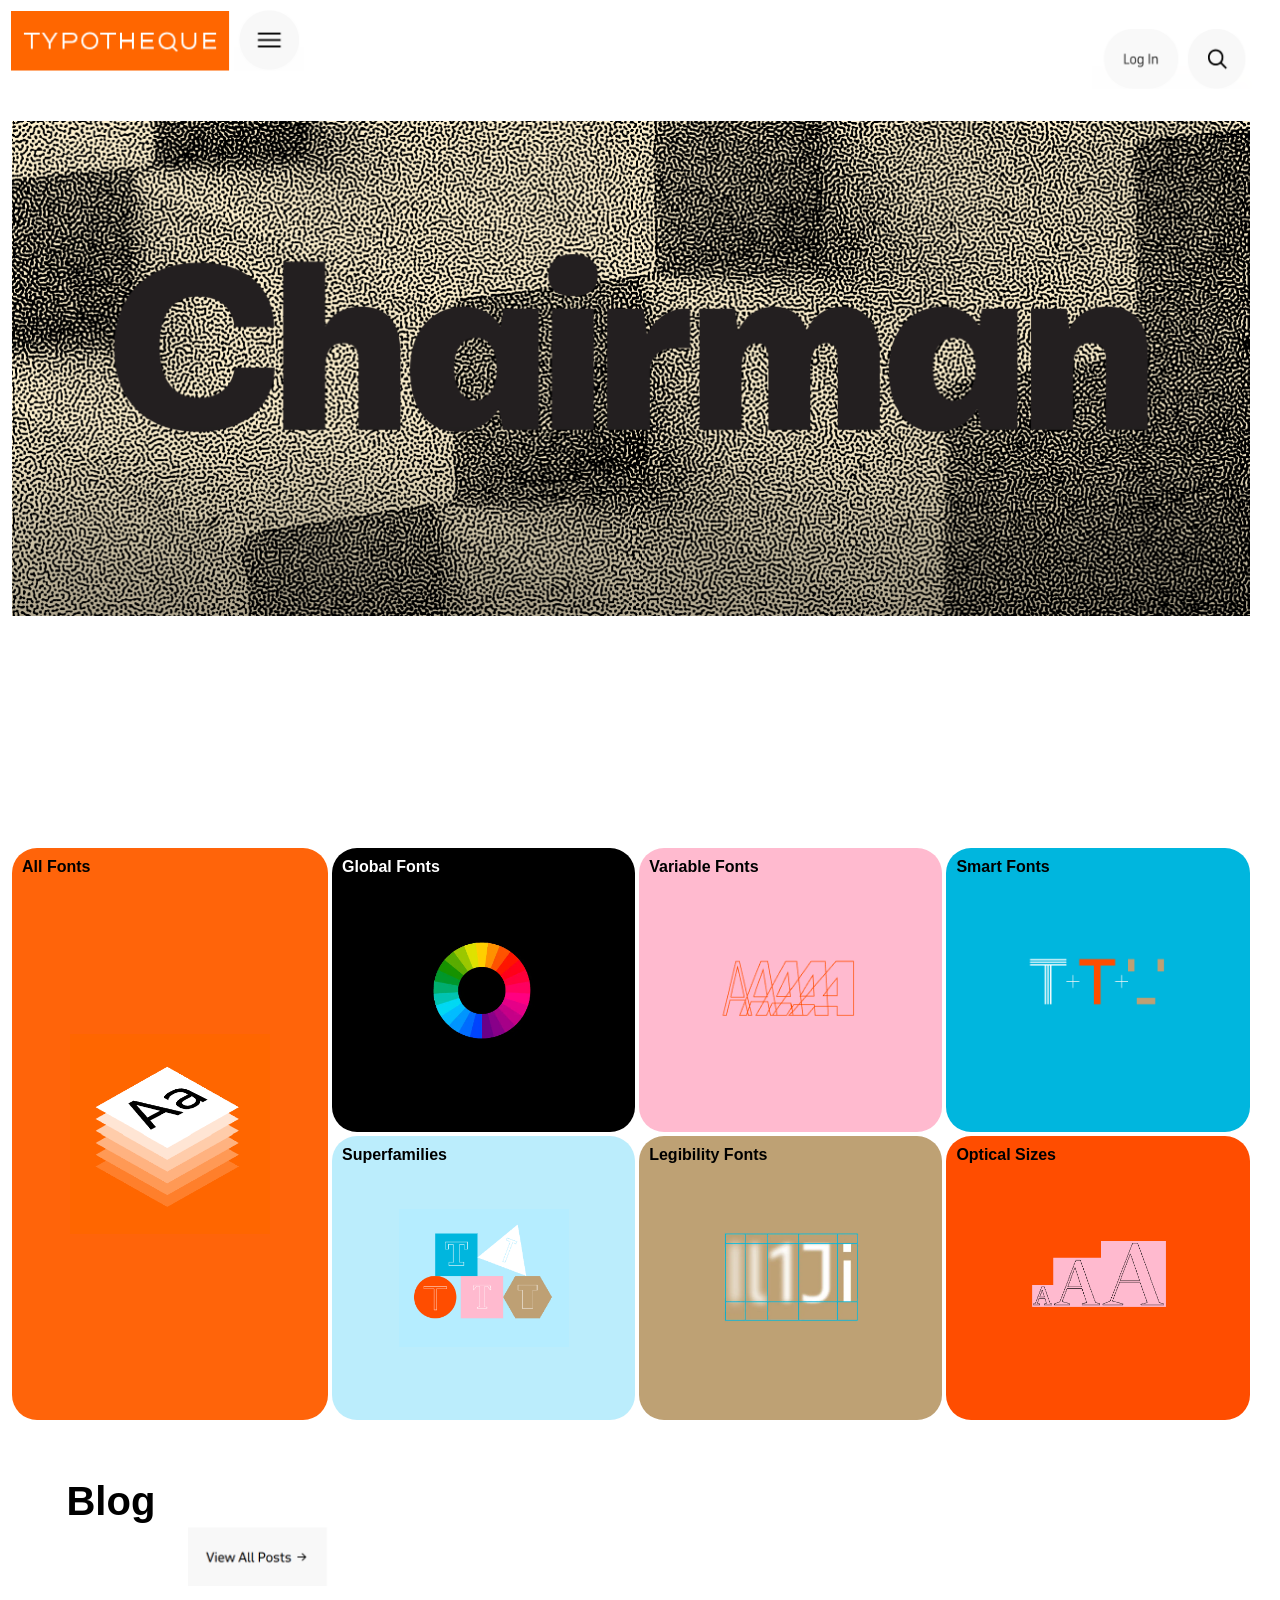
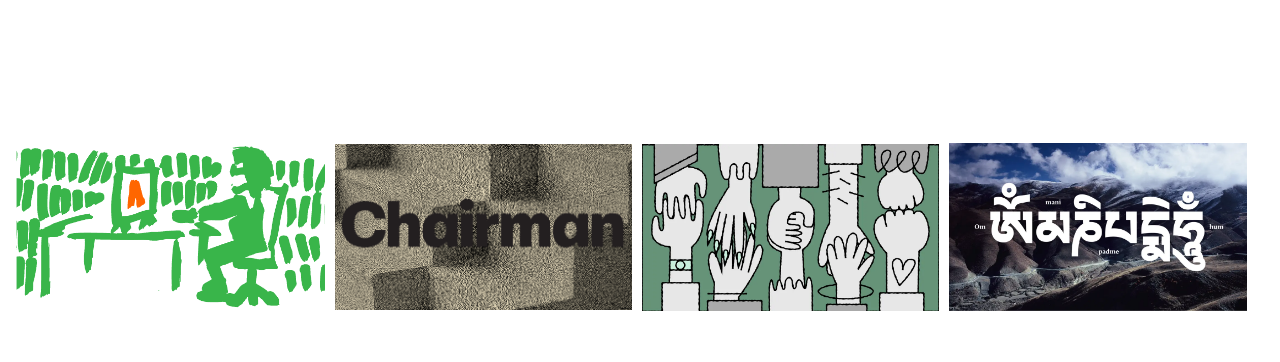
<file: index.html>
<!DOCTYPE html>
<html lang="en">
<head>
    <meta charset="UTF-8">
    <meta name="viewport" content="width=device-width, initial-scale=1.0">
    <title>typotheque-janne</title>
    <link rel="stylesheet" href="style.css">
</head>

<body>

   <div class="header line" id="header-prosite">
        <img src="images prosite/typotheque.png" alt="Chairman" width="230" height="230" id="typotheque">
        <img src="images prosite/3lijntjesinrondje.png" alt="3 lines in a circle" width="70" height="70" id="drielijntjesinrondje">
   </div>

   <div class="header line" id="loginenzoeken"></div>




   <div class="chairman" id="chairman_groot">
        <img src="images prosite/chairman_plaatje.png" alt="Chairman" id="chairman">
   </div>

   <div class="middenstuk" id="all_fonts">
     <b>All Fonts</b>
     <p class="browse">browse ➜</p>
   </div>

   <div class="middenstuk" id="global_fonts">
     <b>Global Fonts</b>
     <p class="browse">browse ➜</p>
   </div>

   <div class="middenstuk" id="superfamilies">
     <b>Superfamilies</b>
     <p class="browse">browse ➜</p>
   </div>

   <div class="middenstuk" id="Variable_fonts"> 
     <b>Variable Fonts</b>
     <p class="browse">browse ➜</p>
   </div>

   <div class="middenstuk" id="Legibility_Fonts">
     <b>Legibility Fonts</b>
     <p class="browse">browse ➜</p>
   </div>

   <div class="middenstuk" id="Smart_Fonts">
     <b>Smart Fonts</b>
     <p class="browse">browse ➜</p>
   </div>

   <div class="middenstuk" id="Optical_sizes">
       <b>Optical Sizes</b>
       <p class="browse">browse ➜</p>
   </div>

   <div class="second_middenstuk" id="vieuw_all_posts">
      <br>
      <b> &nbsp &nbsp Blog</b>
   </div>

   <div class="last part" id="junior_designer">
    <!-- <img src="images prosite/junior_designer.png" width="600px" height="300px" alt="junior designer" id="picture-junior-designer"> --> 
   </div>

   <div class="last part" id="Chairman_klein">
    
   </div>

   <div class="last part" id="handjes">
    <!-- <img src="images prosite/junior_designer.png" width="600px" height="300px" alt="junior designer" id="picture-junior-designer"> -->
   </div>

   <div class="last part" id="eindelijk_de_laatste">
    <!-- <img src="images prosite/junior_designer.png" width="600px" height="300px" alt="junior designer" id="picture-junior-designer"> -->
    </div>

</body>

</html>
</file>
<file: style.css>
/* CSS reset, dit niet aanpassen! */

html {
    box-sizing: border-box;
}

*,
*:before,
*:after {
    box-sizing: inherit;
}

body {
    margin: 0;
    padding: 0;
    border: 0;
    min-height: 100vh;
}

img {
    max-width: 100%;
    height: auto;
}

/* Hieronder mag je eigen CSS code */

body {
    display: grid;
    grid-template-columns: 10px 25vw 24vw 24vw 24vw 10px; /* temporary grid layout for testing */
    grid-template-rows: 13vh 81vh 32vh 32vh 30vh 30vh;
    font-family: "Nunito Sans", 'Helvetica Neue', 'Helvetica', 'Arial', sans-serif;
    font-size: 16px;

}

#header-prosite {
    grid-column: 1 / 5;
    grid-row: 1 / 2;    
    background-color: rgb(255, 255, 255,);  
    background-size: cover; 
}

#typotheque { 
    grid-column: 1 / 2;
    grid-row: 1 / 2;
    position: left; 
    padding-top: 10px;
    padding-left: 10px;
}

#loginenzoeken {
    background-image: URL("images prosite/login en zoeken.png");
    background-position: right;
    background-size: 160px 60px;
    background-repeat: no-repeat;
    grid-column: 5 / 6;
    grid-row: 1 / 2;
    padding-top: 10px;
    padding-right: 10px;
}

#chairman_groot {
    grid-column: 1/ 7;
    grid-row: 2 / 3;
    margin: 2px;
    padding-left: 10px;
    padding-right: 10px;
}

#all_fonts {
    grid-column: 2 / 3;
    grid-row: 3 / 5;
    background-color: rgb(255, 100, 10);
    background-image: url("images prosite/Schermafbeelding\ 2026-10-09\ 131036.png");
    background-size: 200px 200px;
    background-repeat: no-repeat;
    background-position: center;
    color: black; 
    padding-top: 10px;
    padding-left: 10px;
    margin: 2px;
    border-radius: 25px;
}

#global_fonts {
    grid-column: 3 / 4;
    grid-row: 3 / 4;
    background-color: black;
    background-image: url("images prosite/global\ fonts.png");
    background-size: 150px 140px;
    background-repeat: no-repeat;
    background-position: center;
    color: white; 
    padding-top: 10px;
    padding-left: 10px;
    margin: 2px;
    border-radius: 25px;
}

#superfamilies {
    grid-column: 3 / 4;
    grid-row: 4 / 5;
    background-color: rgb(187, 237, 252);
    background-image: url("images prosite/superfamilies.png");
    background-size: 170px auto;
    background-repeat: no-repeat;
    background-position: center;
    color: black; 
    padding-top: 10px;
    padding-left: 10px;
    margin: 2px;
    border-radius: 25px;
}

#Variable_fonts {
    grid-column: 4 / 5;
    grid-row: 3 / 4;
    background-color: #ffbacf;
    background-image: url("images prosite/Variabele\ Fonts.png");
    background-size: 170px auto;
    background-repeat: no-repeat;
    background-position: center;
    color: black; 
    padding-top: 10px;
    padding-left: 10px;
    margin: 2px;
    border-radius: 25px;
}

#Legibility_Fonts {
    grid-column: 4 / 5;
    grid-row: 4 / 5;
    background-color: #bea174;
    background-image: url("images prosite/Legibility\ Fonts.png");
    background-size: 170px auto;
    background-repeat: no-repeat;
    background-position: center;
    color: black; 
    padding-top: 10px;
    padding-left: 10px;
    margin: 2px;
    border-radius: 25px;
}

#Smart_Fonts {
    grid-column: 5 / 6;
    grid-row: 3 / 4;
    background-color: #00b6de;
    background-image: url("images prosite/Smart\ Fonts.png");
    background-size: 180px auto;
    background-repeat: no-repeat;
    background-position: center;
    color: black; 
    padding-top: 10px;
    padding-left: 10px;
    margin: 2px;
    border-radius: 25px;
}

#Optical_sizes {
    grid-column: 5 / 6;
    grid-row: 4 / 5;
    background-color: #ff4d00;
    background-image: url("images prosite/Optical\ Sizes.png");
    background-size: 170px auto;
    background-repeat: no-repeat;
    background-position: center;
    color: black; 
    border-radius: 25px;
    padding-top: 10px;
    padding-left: 10px;
    margin: 2px;
}

#vieuw_all_posts {
    grid-column: 2 / 3;
    grid-row: 5 / 6;
    background-image: url("images prosite/vieuw_all_posts.png");
    background-repeat: no-repeat;
    background-position: right;
    background-size: 140px auto;
    color: black;
    padding-top: 10px;
    padding-left: 10px;
    padding-right: 10px;
    margin: 2px;
}

.second_middenstuk {
     font-size: 40px;
     margin-top: 100px;

}

#junior_designer {
    grid-column: 2 / 3;
    grid-row: 6 / 7;
    background-image: url("images prosite/junior_designer.png");
    background-repeat: no-repeat;
    background-position: center;
    background-size: contain;
    color: black;
    padding-top: 10px;
    padding-left: 10px;
    padding-right: 10px;
    margin: 5px;
}

#Chairman_klein {
    grid-column: 3 / 4;
    grid-row: 6 / 7;
    background-image: url("images prosite/chairman_klein.png");
    background-repeat: no-repeat;
    background-position: center;
    background-size: contain;
    margin: 5px;
}

#handjes {
    grid-column: 4 / 5;
    grid-row: 6 / 7;
    background-image: url("images prosite/1-green-dark-2-1.webp");
    background-repeat: no-repeat;
    background-position: center;
    background-size: contain;
    margin: 5px;
}

#eindelijk_de_laatste {
    grid-column: 5 / 6;
    grid-row: 6 / 7;
    background-image: url("images prosite/cover-v2.webp");
    background-repeat: no-repeat;
    background-position: center;
    background-size: contain;
    margin: 5px;
}



#all_fonts,
#global_fonts,
#superfamilies,
#Variable_fonts,
#Legibility_Fonts,
#Smart_Fonts,
#Optical_sizes {
    position: relative;
}

.browse {
    position: absolute;
    bottom: 10px;
    right: 10px;
    margin: 0;
}

#all_fonts .browse,
#global_fonts .browse,
#superfamilies .browse,
#Variable_fonts .browse,
#Legibility_Fonts .browse,
#Smart_Fonts .browse,
#Optical_sizes .browse {
    display: none;
}

#all_fonts:hover .browse {
    display: block;
}

#global_fonts:hover .browse {
    display: block;
}

#superfamilies:hover .browse {
    display: block;
}

#Variable_fonts:hover .browse {
    display: block;
}

#Legibility_Fonts:hover .browse {
    display: block;
}

#Smart_Fonts:hover .browse {
    display: block;
}

#Optical_sizes:hover .browse {
    display: block;
}
</file>
